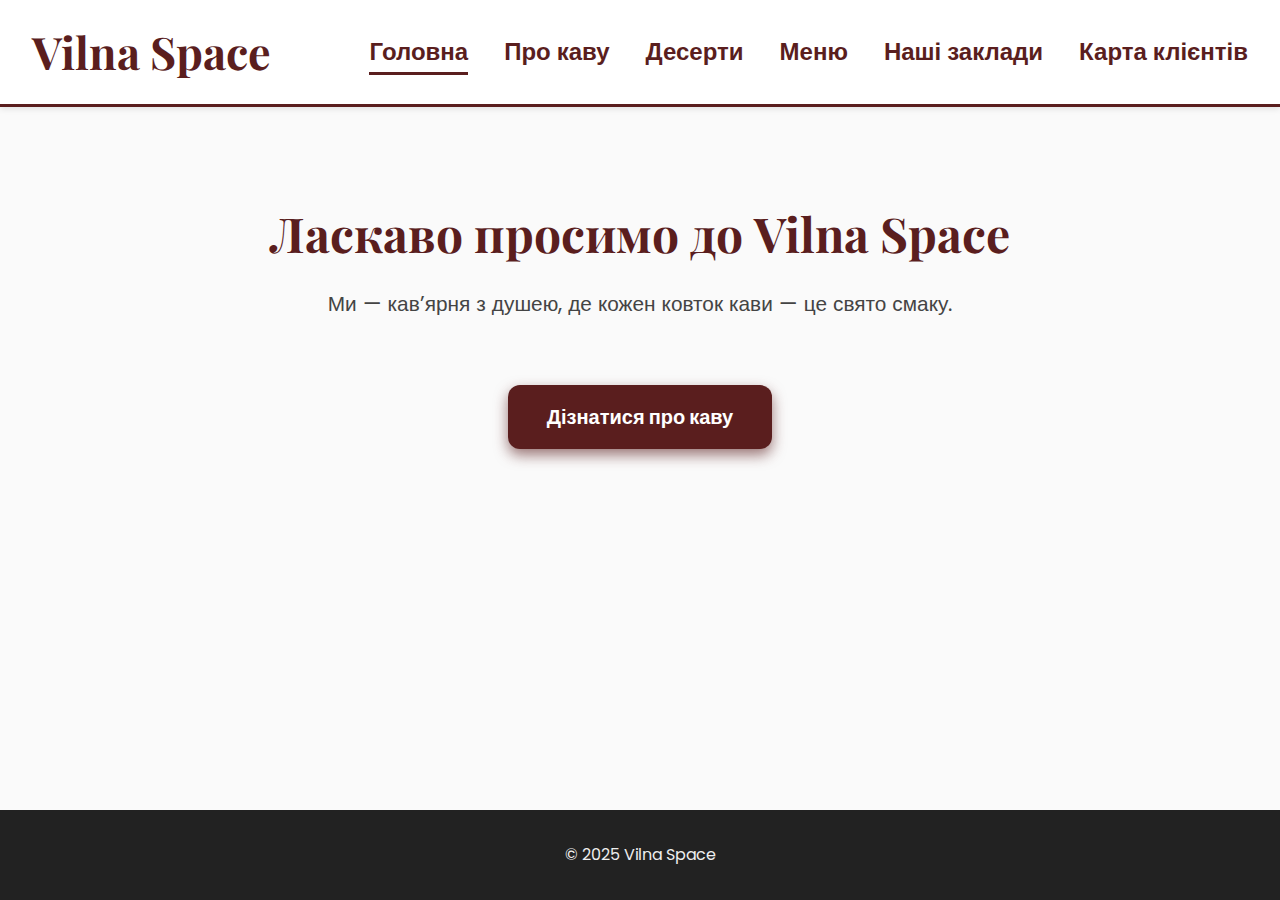
<file: index.html>
<!DOCTYPE html>
<html lang="uk">
<head>
  <meta charset="UTF-8" />
  <meta name="viewport" content="width=device-width, initial-scale=1" />
  <title>Vilna Space - Головна</title>
  <link rel="stylesheet" href="styles.css" />
  <link rel="icon" href="images/fon.jpg" type="image/png" />
</head>
<body>
  <header>
    <h1>Vilna Space</h1>
    <nav>
      <a href="index.html" class="active">Головна</a>
      <a href="coffee.html">Про каву</a>
      <a href="deserts.html">Десерти</a>
      <a href="production.html">Меню</a>
      <a href="locations.html">Наші заклади</a>
      <a href="map.html">Карта клієнтів</a>
    </nav>
  </header>

  <main>
    <h2>Ласкаво просимо до Vilna Space</h2>
    <p>Ми — кав’ярня з душею, де кожен ковток кави — це свято смаку.</p>
    <a href="coffee.html" class="btn-primary">Дізнатися про каву</a>
  </main>

  <footer>
    &copy; 2025 Vilna Space
  </footer>
</body>
</html>
</file>
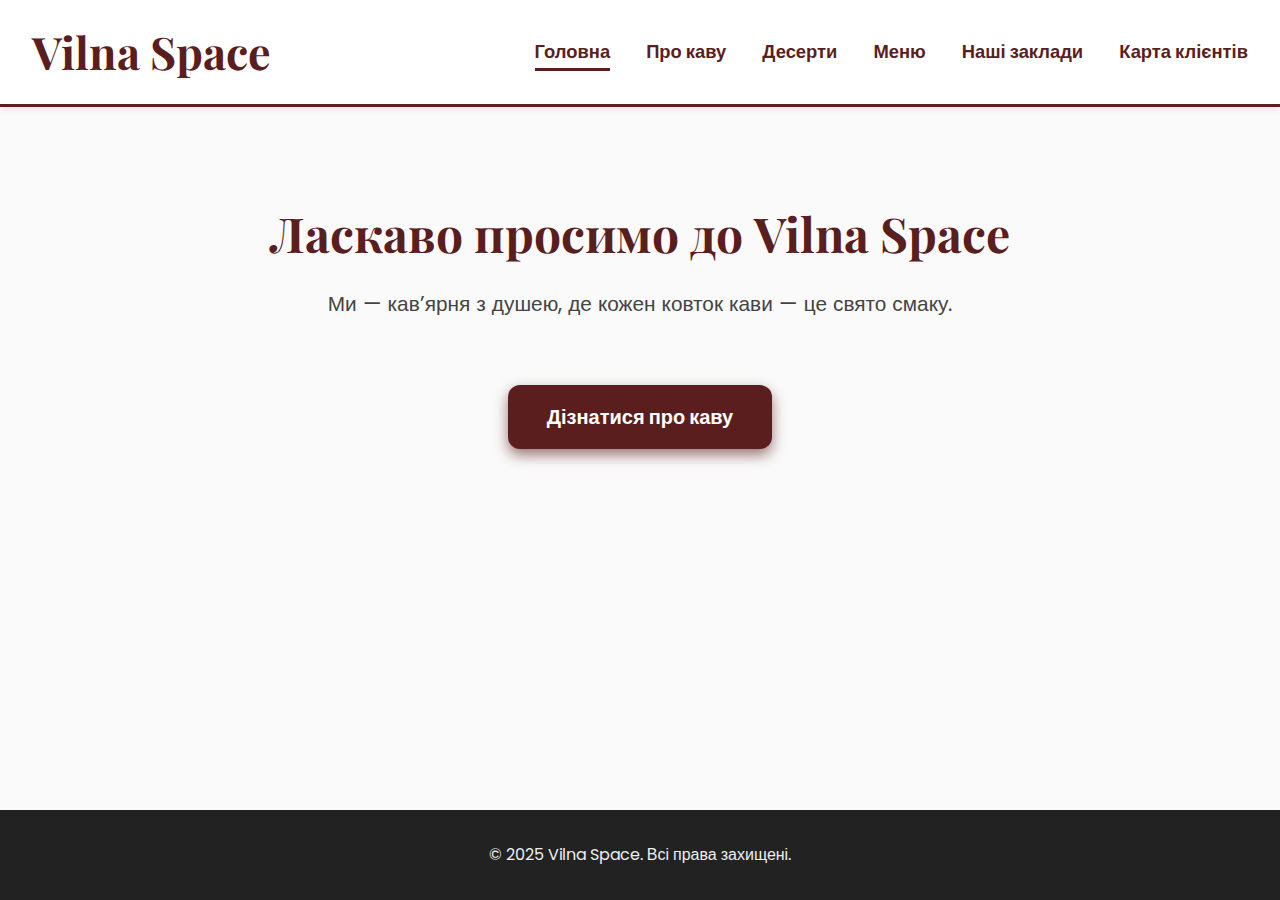
<file: VilnaSpace/index.html>
<!DOCTYPE html>
<html lang="uk">
<head>
  <meta charset="UTF-8" />
  <meta name="viewport" content="width=device-width, initial-scale=1" />
  <title>Vilna Space - Головна</title>
  <link rel="stylesheet" href="styles.css" />
</head>
<body>
  <header>
    <h1>Vilna Space</h1>
    <nav>
      <a href="index.html" class="active">Головна</a>
      <a href="coffee.html">Про каву</a>
      <a href="deserts.html">Десерти</a>
      <a href="production.html">Меню</a>
      <a href="locations.html">Наші заклади</a>
      <a href="map.html">Карта клієнтів</a>
    </nav>
  </header>

  <main>
    <h2>Ласкаво просимо до Vilna Space</h2>
    <p>Ми — кав’ярня з душею, де кожен ковток кави — це свято смаку.</p>
    <a href="coffee.html" class="btn-primary">Дізнатися про каву</a>
  </main>

  <footer>
    &copy; 2025 Vilna Space. Всі права захищені.
  </footer>
</body>
</html>
</file>
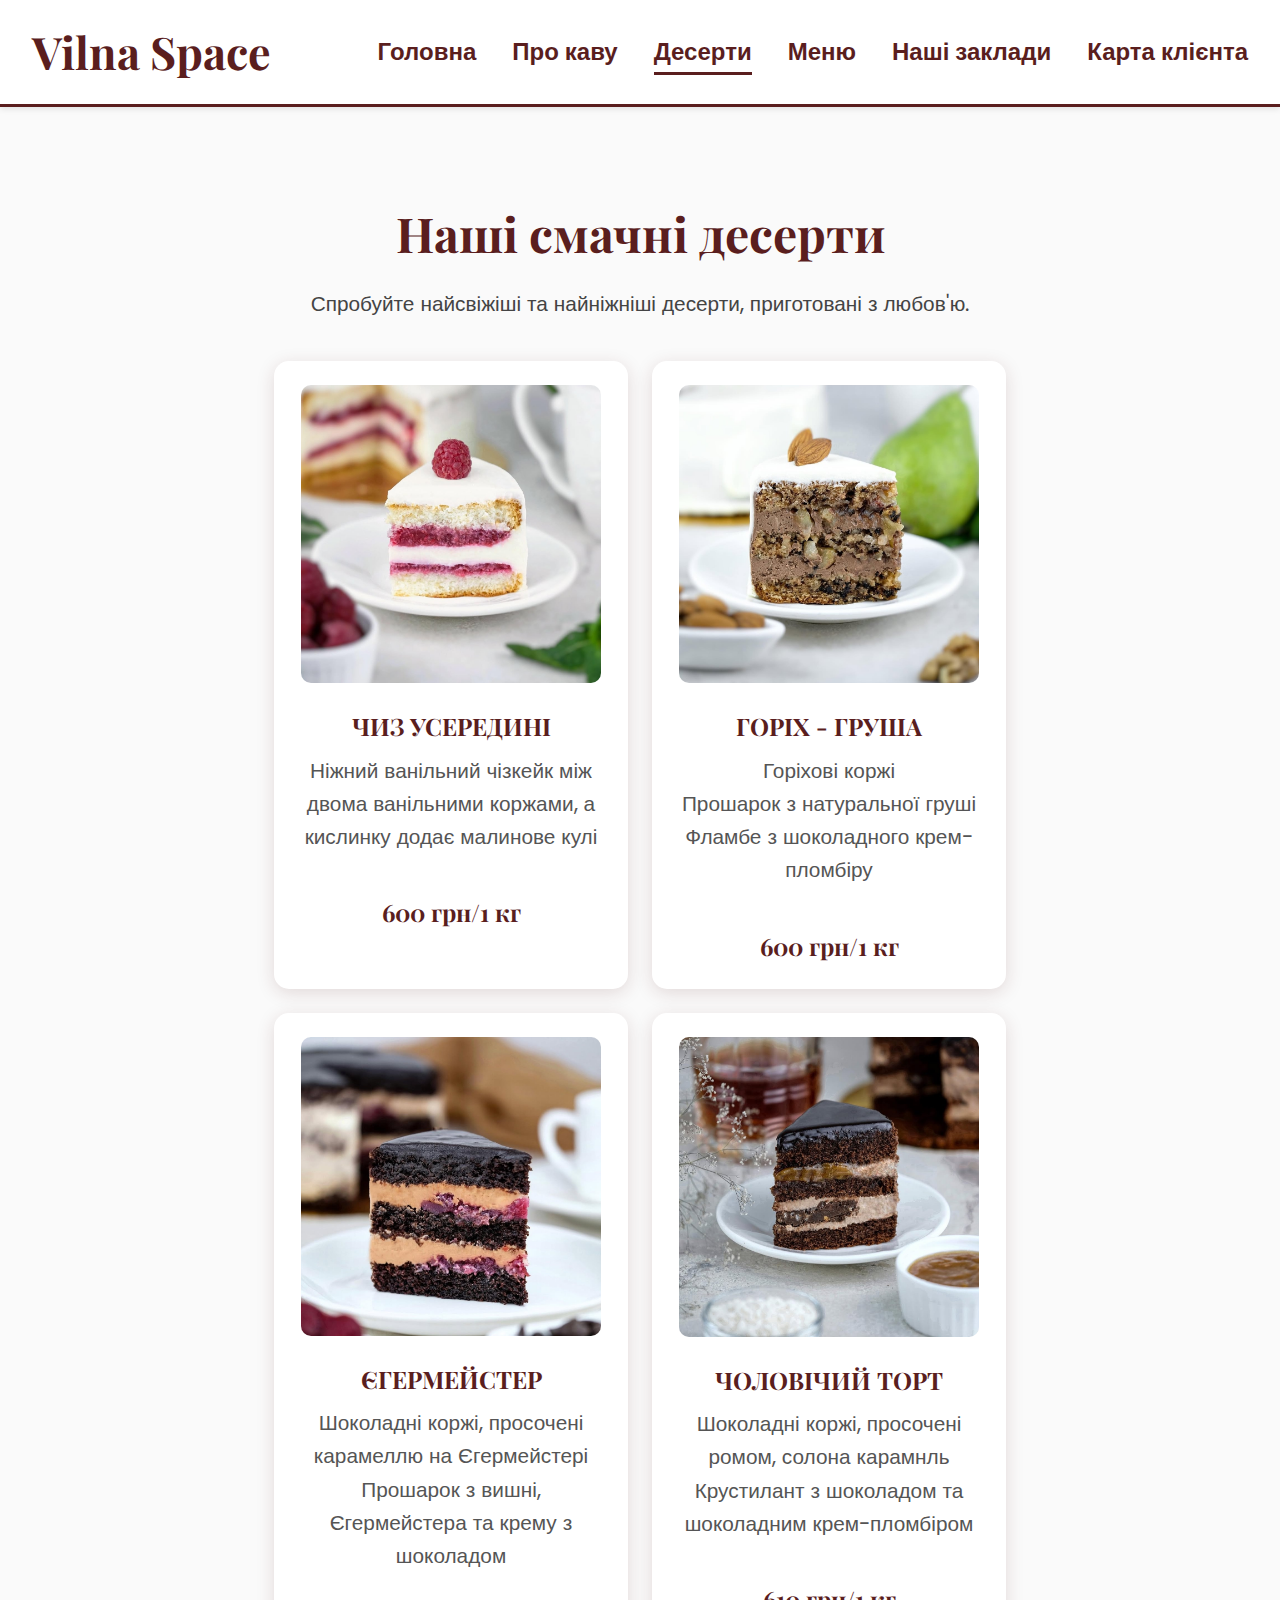
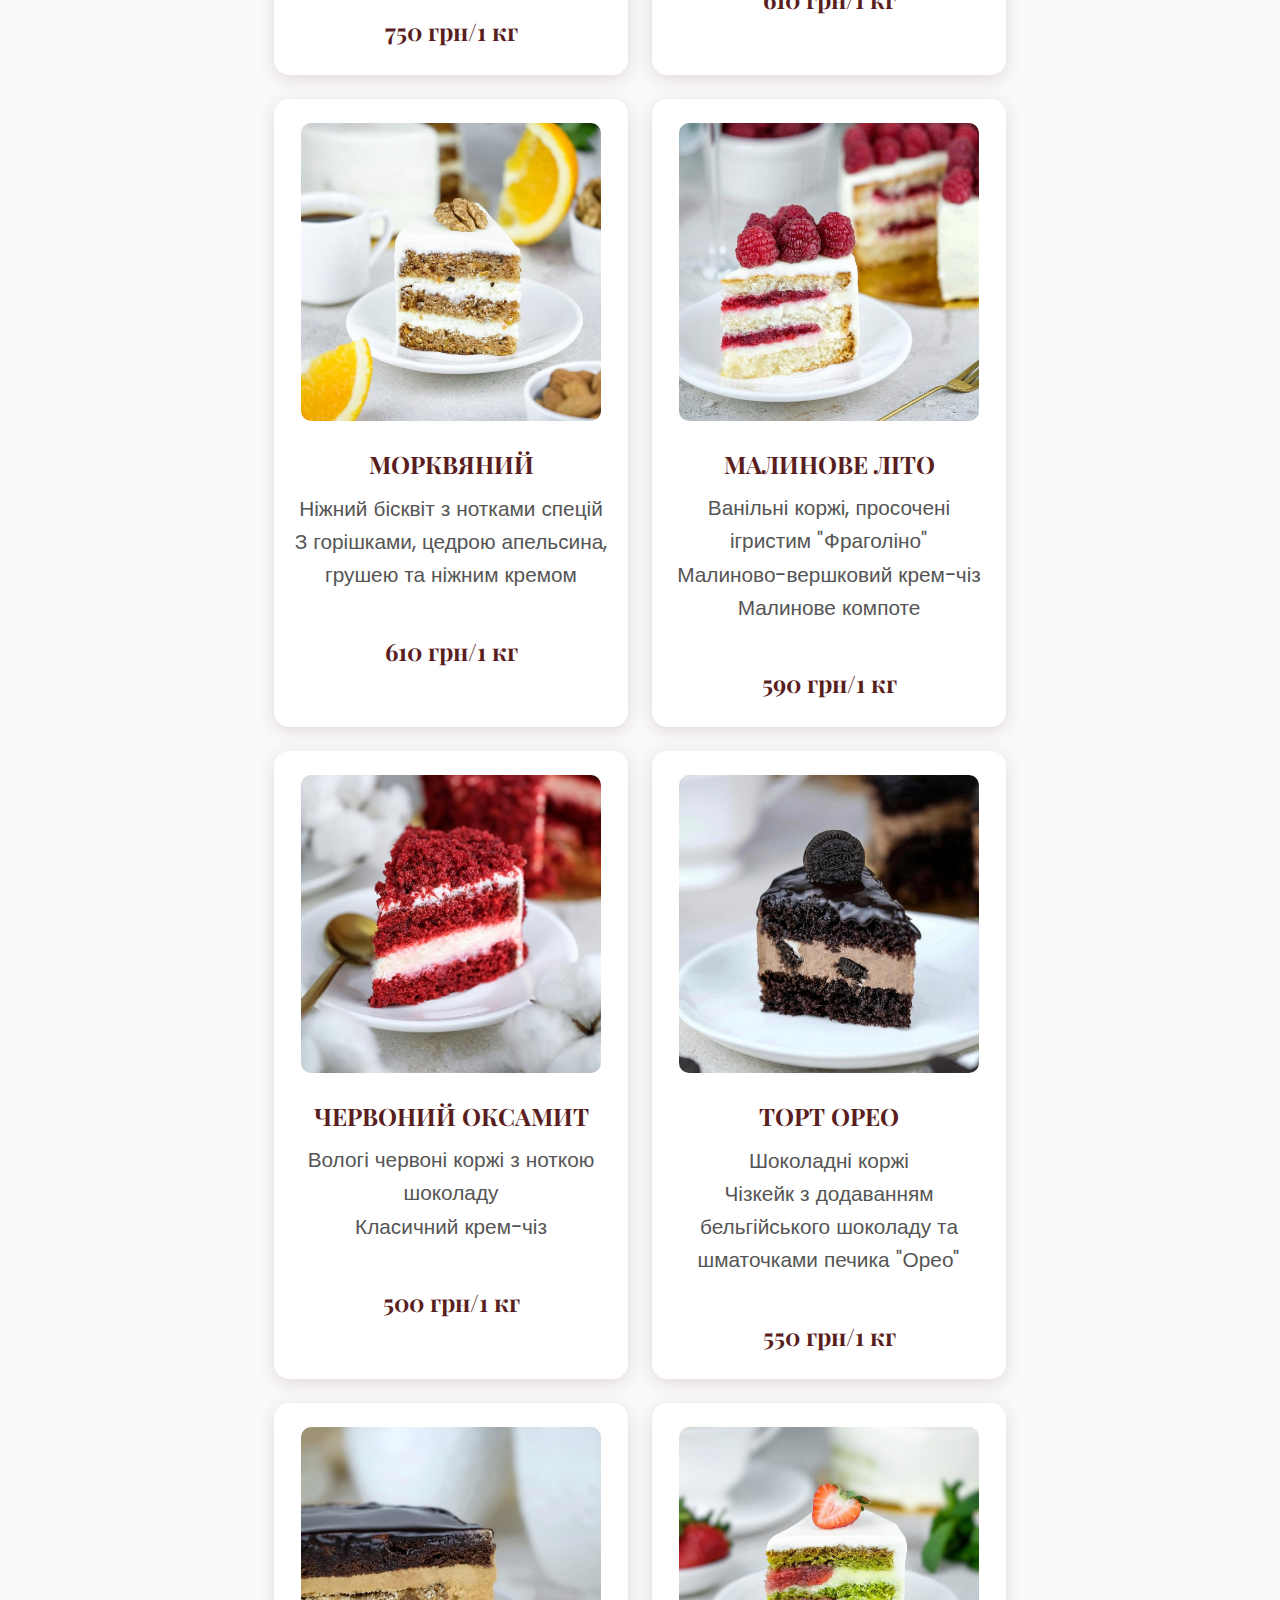
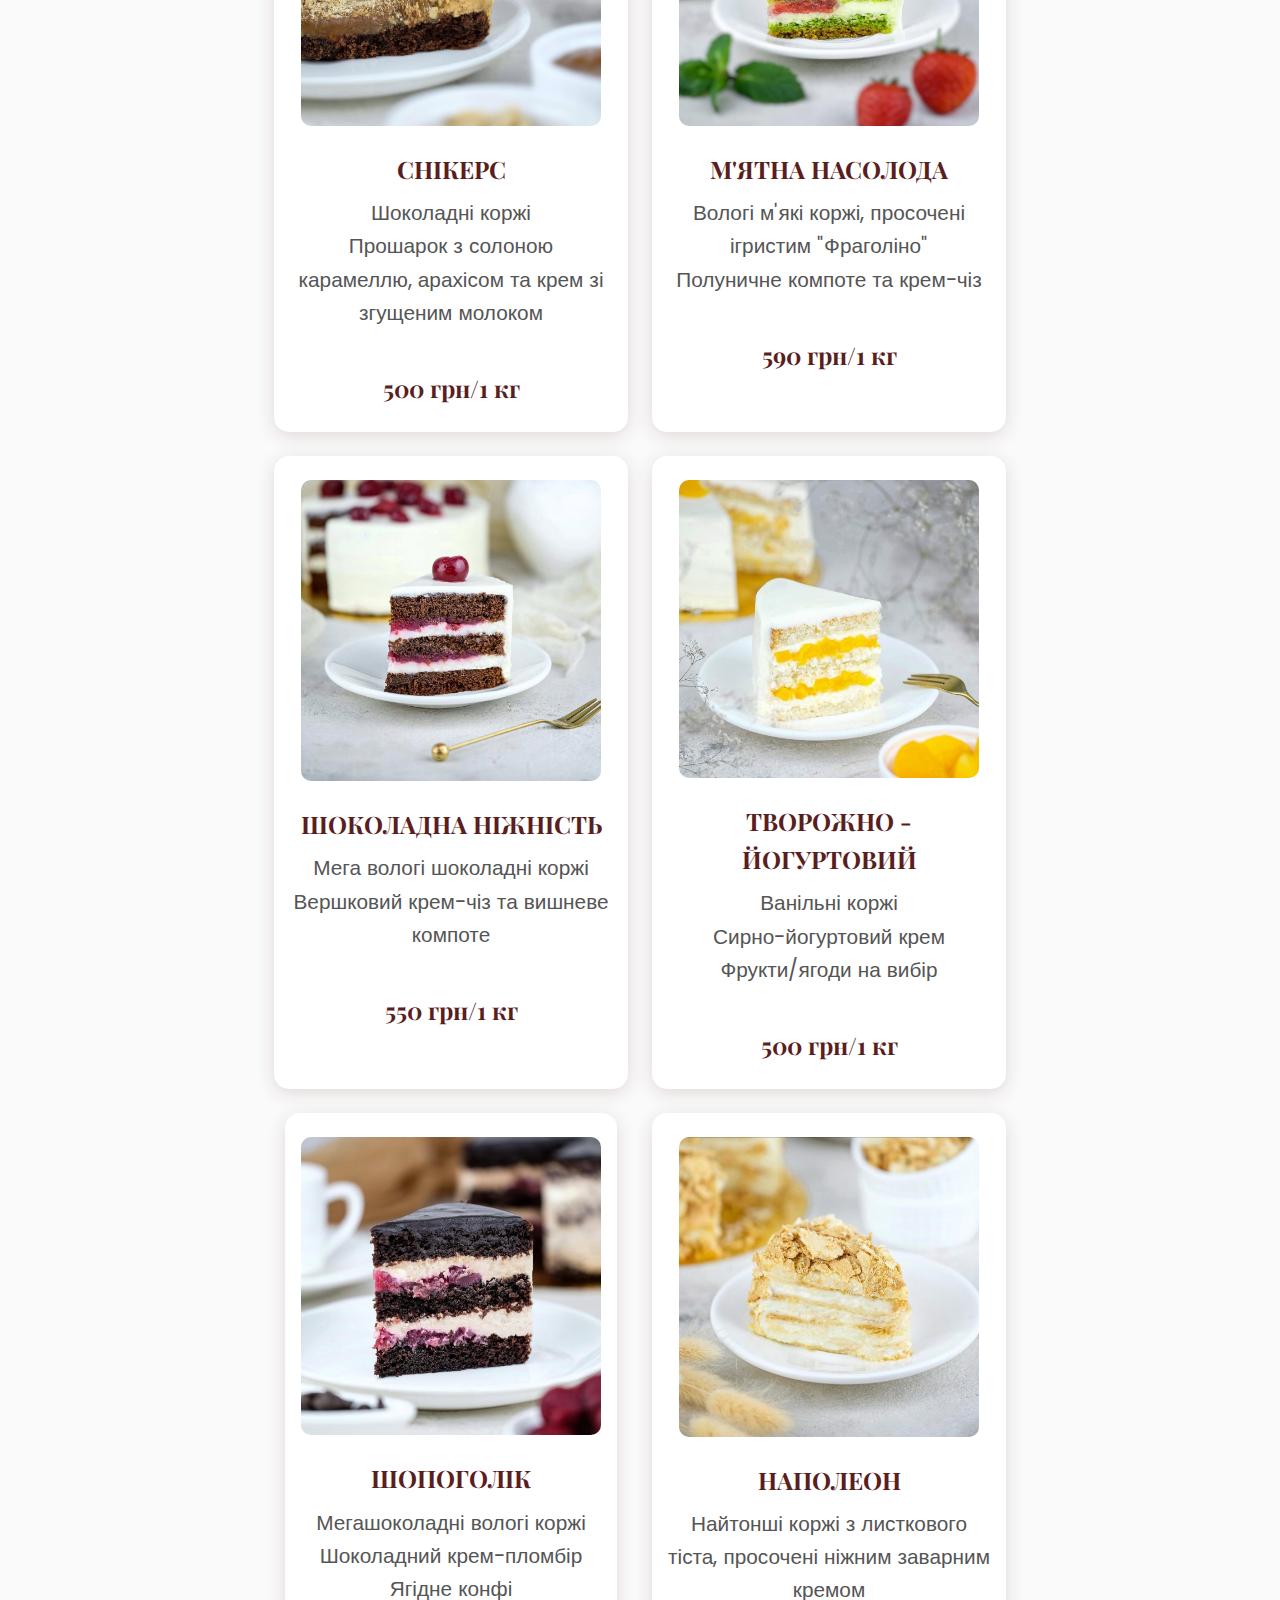
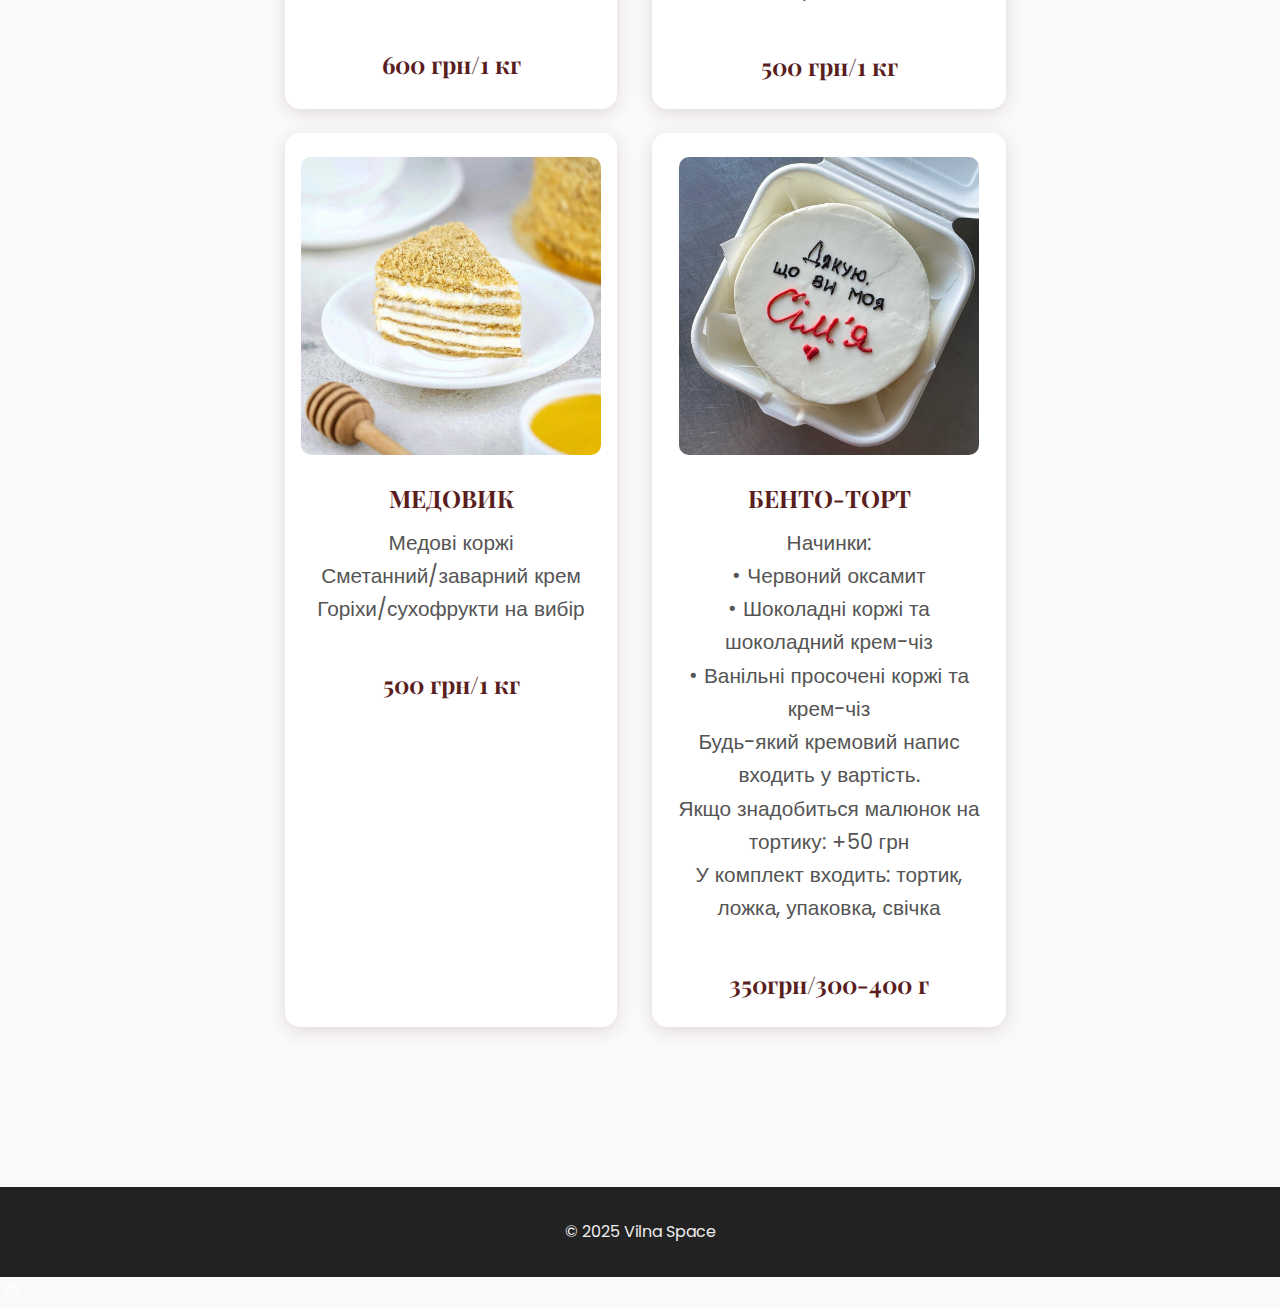
<file: deserts.html>
<!DOCTYPE html>
<html lang="uk">
<head>
  <meta charset="UTF-8" />
  <meta name="viewport" content="width=device-width, initial-scale=1" />
  <title>Vilna Space - Десерти</title>
  <link rel="stylesheet" href="styles.css" />
  <link rel="icon" href="images/fon.jpg" type="image/png" />
</head>
<body>
  <header>
    <h1>Vilna Space</h1>
    <nav>
      <a href="index.html">Головна</a>
      <a href="coffee.html">Про каву</a>
      <a href="deserts.html" class="active">Десерти</a>
      <a href="production.html">Меню</a>
      <a href="locations.html">Наші заклади</a>
      <a href="map.html">Карта клієнта</a>
    </nav>
  </header>

  <main>
    <h2>Наші смачні десерти</h2>
    <p>Спробуйте найсвіжіші та найніжніші десерти, приготовані з любов'ю.</p>

    <div class="grid">
      <div class="card">
        <img src="images/cake1.jpg" alt="Чиз усередині" class="img-small" />
        <h3>ЧИЗ УСЕРЕДИНІ</h3>
        <p>Ніжний ванільний чізкейк між двома ванільними коржами, а кислинку додає малинове кулі</p>
        <h3>600 грн/1 кг</h3>
      </div>
      <div class="card">
        <img src="images/cake2.jpg" alt="Горіх - груша" class="img-small" />
        <h3>ГОРІХ - ГРУША</h3>
        <p>Горіхові коржі
          <br>Прошарок з натуральної груші
          <br>Фламбе з шоколадного крем-пломбіру</p> 
         
          
        <h3>600 грн/1 кг</h3>
      </div>
      <div class="card">
        <img src="images/cake3.jpg" alt="Єгермейстер" class="img-small" />
        <h3>ЄГЕРМЕЙСТЕР</h3>
        <p>Шоколадні коржі, просочені карамеллю на Єгермейстері
          <br>Прошарок з вишні, Єгермейстера та крему з шоколадом
        </p>
        <h3>750 грн/1 кг</h3>
      </div>
      <div class="card">
        <img src="images/cake4.jpg" alt="Чоловічий торт" class="img-small" />
        <h3>ЧОЛОВІЧИЙ ТОРТ</h3>
        <p>Шоколадні коржі, просочені ромом, солона карамнль
          <br>Крустилант з шоколадом та шоколадним крем-пломбіром
        </p>
        <h3>610 грн/1 кг</h3>
      </div>
      <div class="card">
        <img src="images/cake5.jpg" alt="Морквяний" class="img-small" />
        <h3>МОРКВЯНИЙ</h3>
        <p>Ніжний бісквіт з нотками спецій
          <br> З горішками, цедрою апельсина, грушею та ніжним кремом
        </p>
        <h3>610 грн/1 кг</h3>
      </div>
      <div class="card">
        <img src="images/cake6.jpg" alt="Малинове літо" class="img-small" />
        <h3>МАЛИНОВЕ ЛІТО</h3>
        <p>Ванільні коржі, просочені ігристим "Фраголіно"
          <br>Малиново-вершковий крем-чіз
          <br>Малинове компоте
        </p>
        <h3>590 грн/1 кг</h3>
      </div>
      <div class="card">
        <img src="images/cake7.jpg" alt="Червоний оксамит" class="img-small" />
        <h3>ЧЕРВОНИЙ ОКСАМИТ</h3>
        <p>Вологі червоні коржі з ноткою шоколаду
          <br>Класичний крем-чіз
        </p>
        <h3>500 грн/1 кг</h3>
      </div>
      <div class="card">
        <img src="images/cake8.jpg" alt="Торт Орео" class="img-small" />
        <h3>ТОРТ ОРЕО</h3>
        <p>Шоколадні коржі
          <br>Чізкейк з додаванням бельгійського шоколаду та шматочками печика "Орео"
        </p>
        <h3>550 грн/1 кг</h3>
      </div>
      <div class="card">
        <img src="images/cake9.jpg" alt="Снікерс" class="img-small" />
        <h3>СНІКЕРС</h3>
        <p>Шоколадні коржі
          <br>Прошарок з солоною карамеллю, арахісом та крем зі згущеним молоком
        </p>
        <h3>500 грн/1 кг</h3>
      </div>
      <div class="card">
        <img src="images/cake10.jpg" alt="М'ятна насолода" class="img-small" />
        <h3>М'ЯТНА НАСОЛОДА</h3>
        <p>Вологі м'які коржі, просочені ігристим "Фраголіно"
          <br>Полуничне компоте та крем-чіз
        </p>
        <h3>590 грн/1 кг</h3>
      </div>
      <div class="card">
        <img src="images/cake11.jpg" alt="Шоколадна ніжність" class="img-small" />
        <h3>ШОКОЛАДНА НІЖНІСТЬ</h3>
        <p>Мега вологі шоколадні коржі
          <br>Вершковий крем-чіз та вишневе компоте
        </p>
        <h3>550 грн/1 кг</h3>
      </div>
      <div class="card">
        <img src="images/cake12.jpg" alt="Творожно-йогуртовий" class="img-small" />
        <h3>ТВОРОЖНО - ЙОГУРТОВИЙ</h3>
        <p>Ванільні коржі
          <br>Сирно-йогуртовий крем
          <br>Фрукти/ягоди на вибір
        </p>
        <h3>500 грн/1 кг</h3>
      </div>
      <div class="card">
        <img src="images/cake13.jpg" alt="Шопоголік" class="img-small" />
        <h3>ШОПОГОЛІК</h3>
        <p>Мегашоколадні вологі коржі
          <br>Шоколадний крем-пломбір
          <br>Ягідне конфі
        </p>
        <h3>600 грн/1 кг</h3>
      </div>
      <div class="card">
        <img src="images/cake14.jpg" alt="Наполеон" class="img-small" />
        <h3>НАПОЛЕОН</h3>
        <p>Найтонші коржі з листкового тіста, просочені ніжним заварним кремом</p>
        <h3>500 грн/1 кг</h3>
      </div>
      <div class="card">
        <img src="images/cake15.jpg" alt="Медовик" class="img-small" />
        <h3>МЕДОВИК</h3>
        <p>Медові коржі
          <br>Сметанний/заварний крем
          <br>Горіхи/сухофрукти на вибір
        </p>
        <h3>500 грн/1 кг</h3>
      </div>
      <div class="card">
        <img src="images/cake16.jpg" alt="Бенто-торт" class="img-small" />
        <h3>БЕНТО-ТОРТ</h3>
        <p>Начинки:
         <br> • Червоний оксамит
         <br> • Шоколадні коржі та шоколадний крем-чіз
         <br> • Ванільні просочені коржі та крем-чіз
         <br> Будь-який кремовий напис входить у вартість. 
          <br>Якщо знадобиться малюнок на тортику: +50 грн
         <br> У комплект входить: тортик, ложка, упаковка, свічка
        </p>
        <h3>350грн/300-400 г</h3>
      </div>
    </div>
  </main>

  <footer>
    © 2025 Vilna Space
  </footer>
  <a href="#" class="scroll-to-top" title="Вгору" aria-label="Вгору">
  <svg width="24" height="24" viewBox="0 0 24 24" fill="none" xmlns="http://www.w3.org/2000/svg">
    <path d="M5 15L12 8L19 15" stroke="white" stroke-width="2" stroke-linecap="round" stroke-linejoin="round"/>
  </svg>
</a>
<script>
  const scrollBtn = document.querySelector(".scroll-to-top");

  window.addEventListener("scroll", () => {
    if (window.scrollY > 100) {
      scrollBtn.classList.add("show");
    } else {
      scrollBtn.classList.remove("show");
    }
  });

  scrollBtn.addEventListener("click", (e) => {
    e.preventDefault();
    window.scrollTo({
      top: 0,
      behavior: "smooth"
    });
  });
</script>
</body>
</html>
</file>
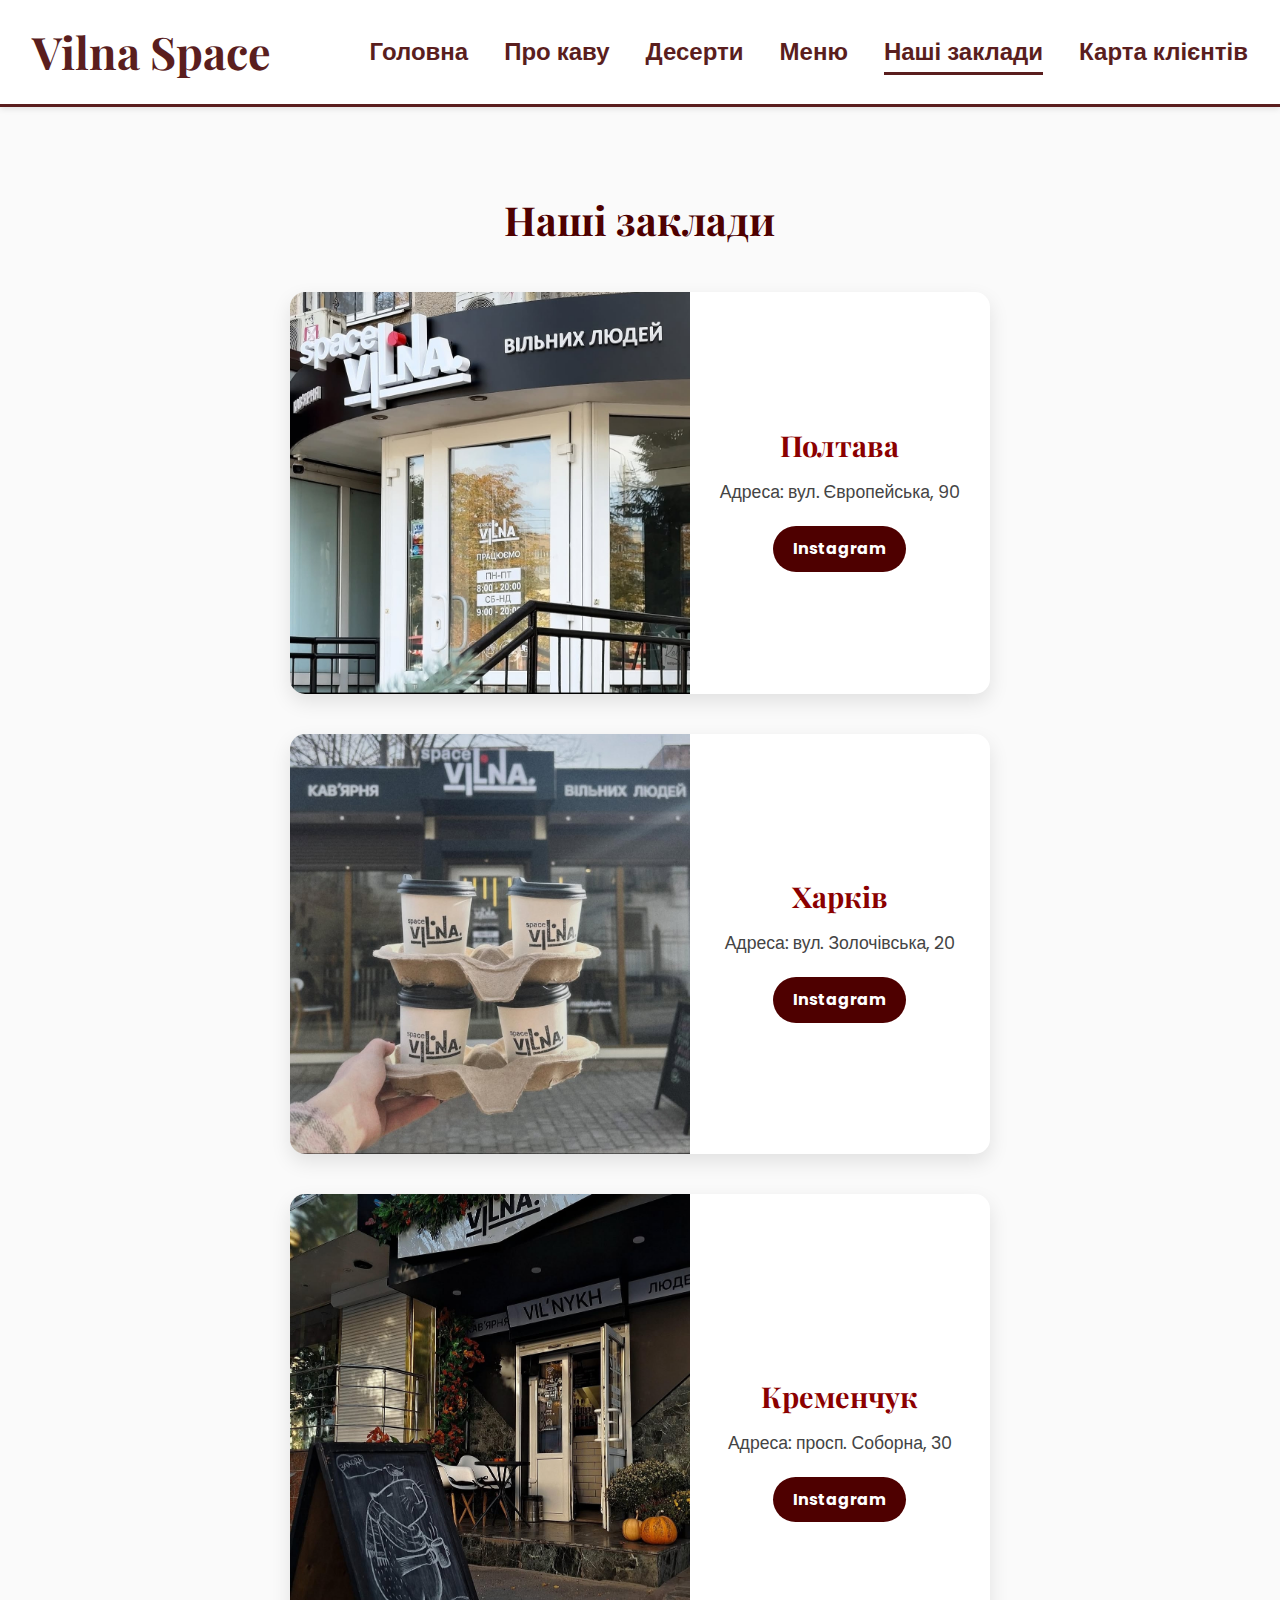
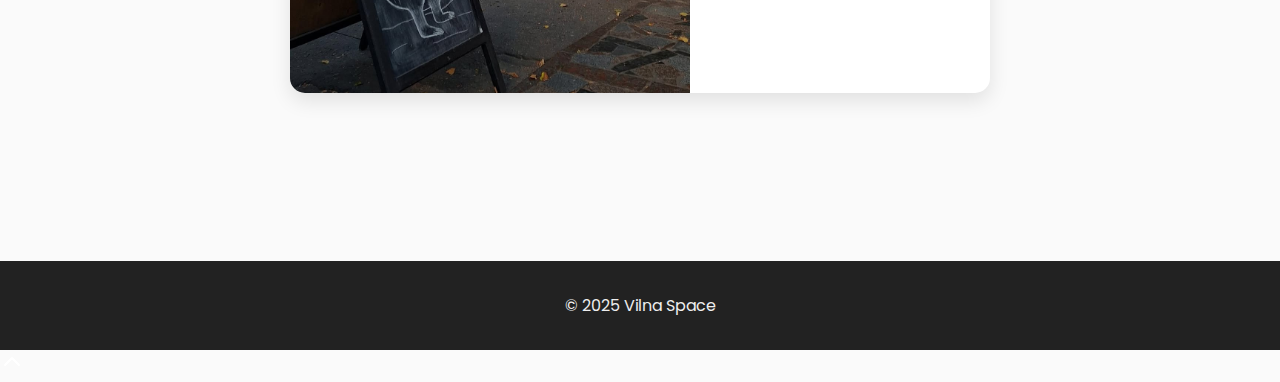
<file: locations.html>
<!DOCTYPE html>
<html lang="uk">
<head>
  <meta charset="UTF-8" />
  <meta name="viewport" content="width=device-width, initial-scale=1" />
  <title>Vilna Space - Наші заклади</title>
  <link rel="stylesheet" href="styles.css" />
  <link rel="icon" href="images/fon.jpg" type="image/png" />
</head>
<body class="locations-page">
  <header>
    <h1>Vilna Space</h1>
    <nav>
      <a href="index.html">Головна</a>
      <a href="coffee.html">Про каву</a>
      <a href="deserts.html">Десерти</a>
      <a href="production.html">Меню</a>
      <a href="locations.html" class="active">Наші заклади</a>
      <a href="map.html">Карта клієнтів</a>
    </nav>
  </header>

  
</head>


  <main>
    <h2 class="section-title">Наші заклади</h2>

    <section class="location-card">
      <img src="images/poltava.jpg" alt="Заклад у Полтаві" class="location-image">
      <div class="location-info">
        <h3>Полтава</h3>
        <p>Адреса: вул. Європейська, 90</p>
        <a href="https://www.instagram.com/vilna_space_plt?igsh=MWltOW9zbHA3NGV1NQ==" target="_blank" class="insta-btn">Instagram</a>
      </div>
    </section>

    <section class="location-card">
      <img src="images/kharkiv.jpg" alt="Заклад у Харкові" class="location-image">
      <div class="location-info">
        <h3>Харків</h3>
        <p>Адреса: вул. Золочівська, 20</p>
        <a href="https://www.instagram.com/vilna_space_kh?igsh=a203ZThyOWtoaDFj" target="_blank" class="insta-btn">Instagram</a>
      </div>
    </section>

    <section class="location-card">
      <img src="images/kremenchuk.jpg" alt="Заклад у Кременчуці" class="location-image">
      <div class="location-info">
        <h3>Кременчук</h3>
        <p>Адреса: просп. Соборна, 30</p>
        <a href="https://www.instagram.com/vilna_space?igsh=ZWdtdHAxbDJtaTVm" target="_blank" class="insta-btn">Instagram</a>
      </div>
    </section>
  </main>

  <footer>
    &copy; 2025 Vilna Space
  </footer>
  <a href="#" class="scroll-to-top" title="Вгору" aria-label="Вгору">
  <svg width="24" height="24" viewBox="0 0 24 24" fill="none" xmlns="http://www.w3.org/2000/svg">
    <path d="M5 15L12 8L19 15" stroke="white" stroke-width="2" stroke-linecap="round" stroke-linejoin="round"/>
  </svg>
</a>
<script>
  const scrollBtn = document.querySelector(".scroll-to-top");

  window.addEventListener("scroll", () => {
    if (window.scrollY > 300) {
      scrollBtn.classList.add("show");
    } else {
      scrollBtn.classList.remove("show");
    }
  });

  scrollBtn.addEventListener("click", (e) => {
    e.preventDefault();
    window.scrollTo({
      top: 0,
      behavior: "smooth"
    });
  });
</script>
</body>
</html>
</file>
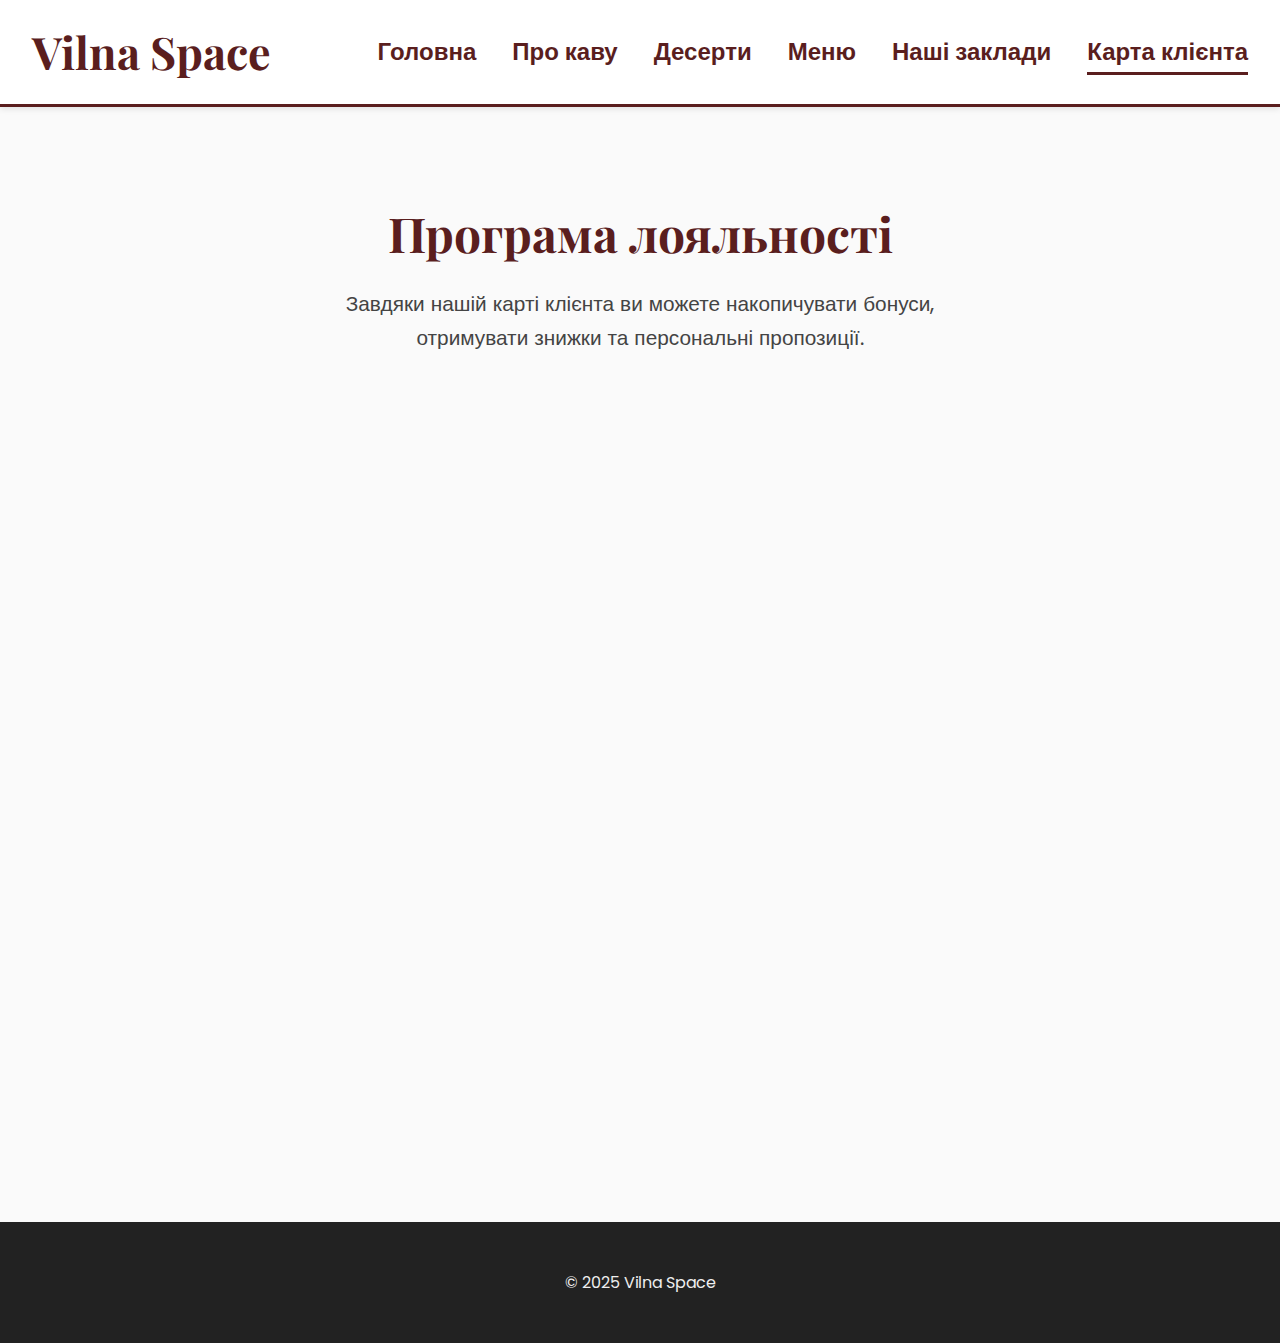
<file: map.html>
<!DOCTYPE html>
<html lang="uk">
<head>
  <meta charset="UTF-8" />
  <meta name="viewport" content="width=device-width, initial-scale=1" />
  <title>Карта клієнта | Vilna Space</title>
  <link rel="stylesheet" href="styles.css" />
  <link rel="icon" href="images/fon.jpg" type="image/png" />
</head>
<body>
  <header>
    <h1>Vilna Space</h1>
    <nav>
      <a href="index.html">Головна</a>
      <a href="coffee.html">Про каву</a>
      <a href="deserts.html">Десерти</a>
      <a href="production.html">Меню</a>
      <a href="locations.html">Наші заклади</a>
      <a href="map.html" class="active">Карта клієнта</a>
    </nav>
  </header>

  <main class="container">
    <section>
      <h2>Програма лояльності</h2>
      <p>
        Завдяки нашій карті клієнта ви можете накопичувати бонуси, отримувати знижки та персональні пропозиції.
      </p>

      <div class="loyalty-map">
  <iframe
    src="https://vilna-space.loyallyst.com"
    title="Карта клієнта Vilna Space"
    allowfullscreen
  ></iframe>
</div>

    </section>
  </main>

  <footer>
    <p>&copy; 2025 Vilna Space</p>
  </footer>
</body>
</html>
</file>
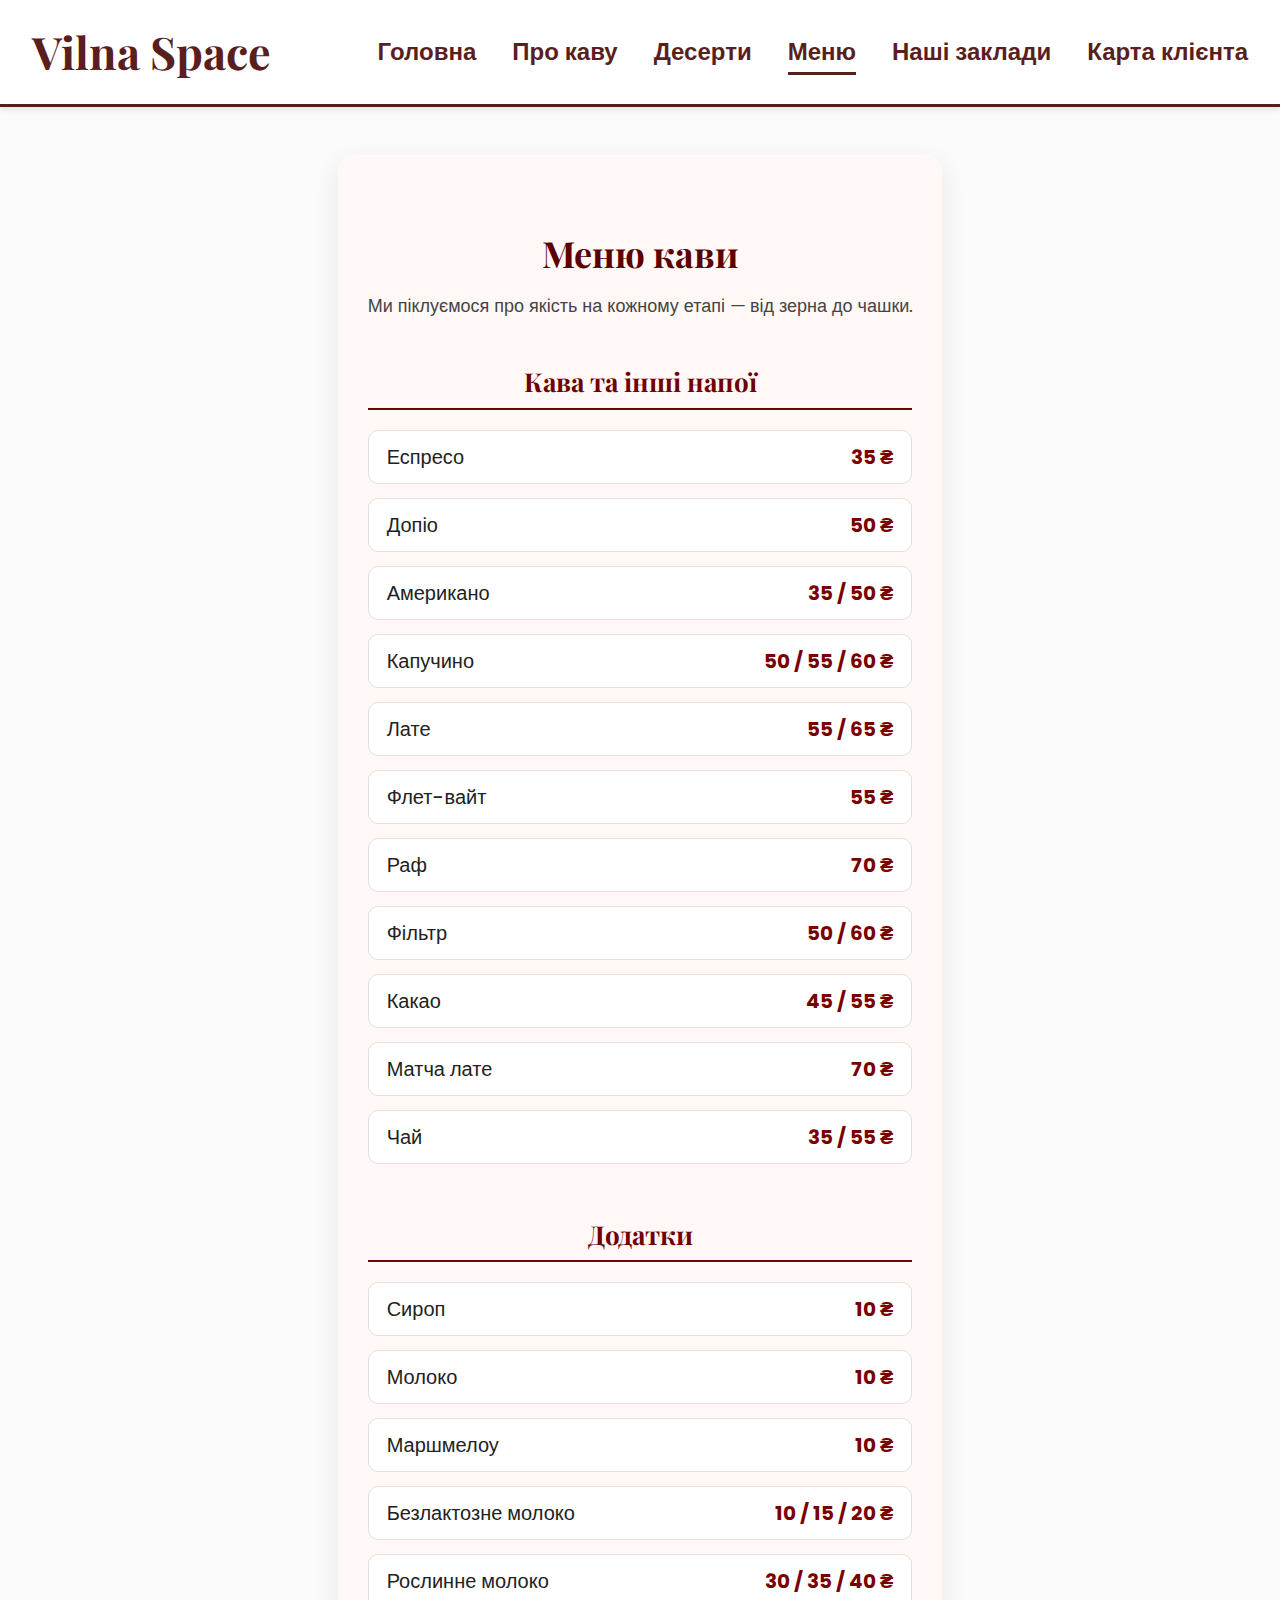
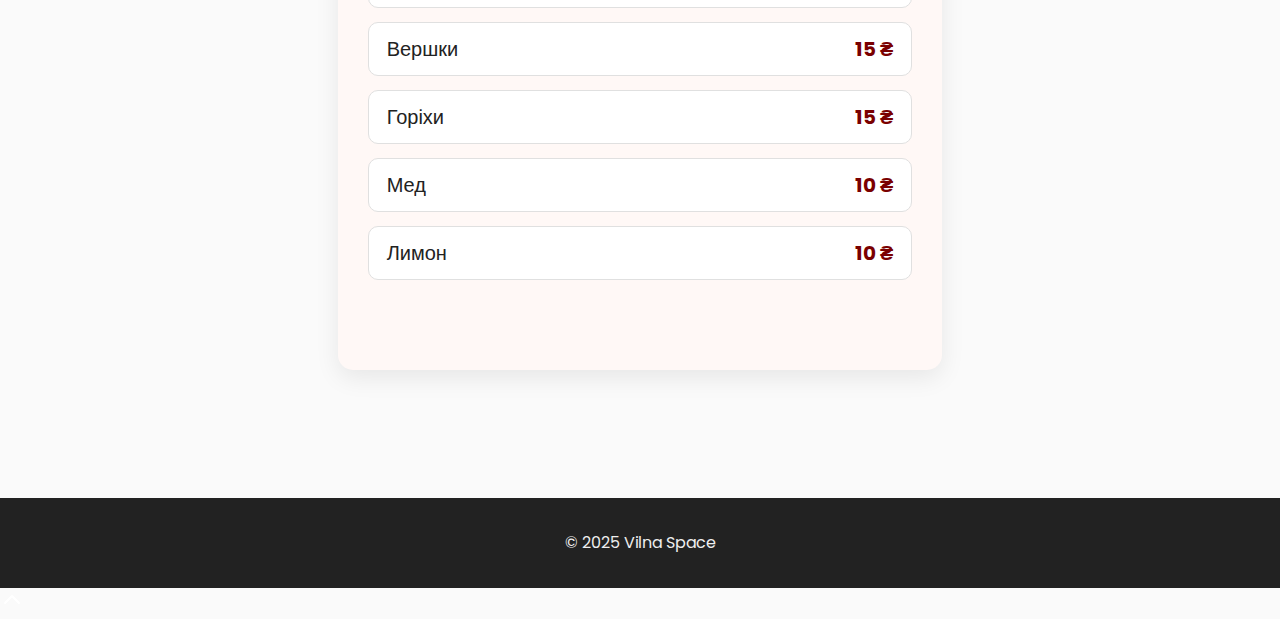
<file: production.html>
<!DOCTYPE html>
<html lang="uk">
<head>
  <meta charset="UTF-8" />
  <meta name="viewport" content="width=device-width, initial-scale=1" />
  <title>Vilna Space - Виробництво</title>
  <link rel="stylesheet" href="styles.css">
  <link rel="icon" href="images/fon.jpg" type="image/png" />

</head>
<body>
  <header>
    <h1>Vilna Space</h1>
    <nav>
      <a href="index.html">Головна</a>
      <a href="coffee.html">Про каву</a>
      <a href="deserts.html">Десерти</a>
      <a href="production.html" class="active">Меню</a>
      <a href="locations.html">Наші заклади</a>
      <a href="map.html">Карта клієнта</a>
    </nav>
  </header>

</head>

  <main>
    <section class="menu-section">
      <h2>Меню кави</h2>
      <p class="menu-intro">Ми піклуємося про якість на кожному етапі — від зерна до чашки.</p>

      <div class="menu-block">
        <h3>Кава та інші напої</h3>
        <div class="menu-grid">
          <div class="menu-item"><span>Еспресо</span><span>35 ₴</span></div>
          <div class="menu-item"><span>Допіо</span><span>50 ₴</span></div>
          <div class="menu-item"><span>Американо</span><span>35 / 50 ₴</span></div>
          <div class="menu-item"><span>Капучино</span><span>50 / 55 / 60 ₴</span></div>
          <div class="menu-item"><span>Лате</span><span>55 / 65 ₴</span></div>
          <div class="menu-item"><span>Флет-вайт</span><span>55 ₴</span></div>
          <div class="menu-item"><span>Раф</span><span>70 ₴</span></div>
          <div class="menu-item"><span>Фільтр</span><span>50 / 60 ₴</span></div>
          <div class="menu-item"><span>Какао</span><span>45 / 55 ₴</span></div>
          <div class="menu-item"><span>Матча лате</span><span>70 ₴</span></div>
          <div class="menu-item"><span>Чай</span><span>35 / 55 ₴</span></div>
        </div>
      </div>

      <div class="menu-block">
        <h3>Додатки</h3>
        <div class="menu-grid">
          <div class="menu-item"><span>Сироп</span><span>10 ₴</span></div>
          <div class="menu-item"><span>Молоко</span><span>10 ₴</span></div>
          <div class="menu-item"><span>Маршмелоу</span><span>10 ₴</span></div>
          <div class="menu-item"><span>Безлактозне молоко</span><span>10 / 15 / 20 ₴</span></div>
          <div class="menu-item"><span>Рослинне молоко</span><span>30 / 35 / 40 ₴</span></div>
          <div class="menu-item"><span>Вершки</span><span>15 ₴</span></div>
          <div class="menu-item"><span>Горіхи</span><span>15 ₴</span></div>
          <div class="menu-item"><span>Мед</span><span>10 ₴</span></div>
          <div class="menu-item"><span>Лимон</span><span>10 ₴</span></div>
        </div>
      </div>
    </section>
  </main>

  <footer>
    &copy; 2025 Vilna Space
  </footer>
  <a href="#" class="scroll-to-top" title="Вгору" aria-label="Вгору">
  <svg width="24" height="24" viewBox="0 0 24 24" fill="none" xmlns="http://www.w3.org/2000/svg">
    <path d="M5 15L12 8L19 15" stroke="white" stroke-width="2" stroke-linecap="round" stroke-linejoin="round"/>
  </svg>
</a>
<script>
  const scrollBtn = document.querySelector(".scroll-to-top");

  window.addEventListener("scroll", () => {
    if (window.scrollY > 100) {
      scrollBtn.classList.add("show");
    } else {
      scrollBtn.classList.remove("show");
    }
  });

  scrollBtn.addEventListener("click", (e) => {
    e.preventDefault();
    window.scrollTo({
      top: 0,
      behavior: "smooth"
    });
  });
</script>
</body>
</html>
</file>
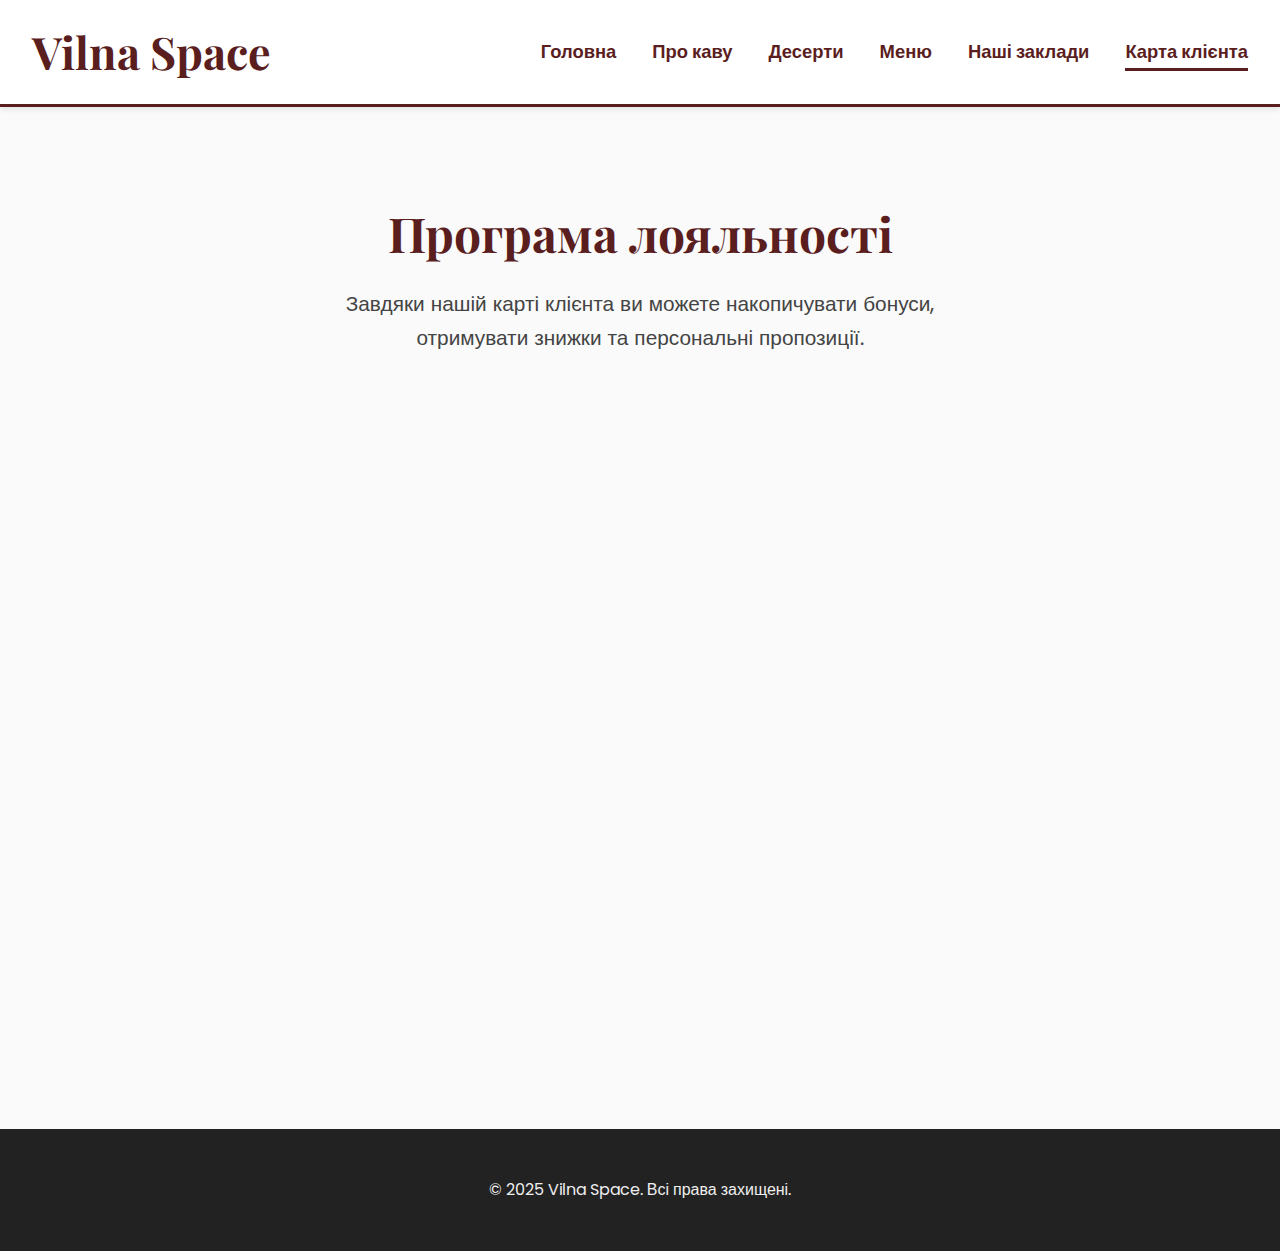
<file: VilnaSpace/map.html>
<!DOCTYPE html>
<html lang="uk">
<head>
  <meta charset="UTF-8" />
  <meta name="viewport" content="width=device-width, initial-scale=1.0" />
  <title>Карта клієнта | Vilna Space</title>
  <link rel="stylesheet" href="styles.css" />
</head>
<body>
  <header>
    <h1>Vilna Space</h1>
    <nav>
      <a href="index.html">Головна</a>
      <a href="coffee.html">Про каву</a>
      <a href="desserts.html">Десерти</a>
      <a href="production.html">Меню</a>
      <a href="locations.html">Наші заклади</a>
      <a href="map.html" class="active">Карта клієнта</a>
    </nav>
  </header>

  <main class="container">
    <section>
      <h2>Програма лояльності</h2>
      <p>
        Завдяки нашій карті клієнта ви можете накопичувати бонуси, отримувати знижки та персональні пропозиції.
      </p>

      <div class="loyalty-map">
        <iframe
          src="https://vilna-space.loyallyst.com"
          width="1000"
          height="600"
          style="border: none;"
          title="Карта клієнта Vilna Space"
        ></iframe>
      </div>
    </section>
  </main>

  <footer>
    <p>&copy; 2025 Vilna Space. Всі права захищені.</p>
  </footer>
</body>
</html>
</file>
<file: styles.css>
@import url('https://fonts.googleapis.com/css2?family=Playfair+Display&family=Poppins:wght@400;600;700&display=swap');

:root {
  --primary: #5a1e1e; 
  --accent: #8b2e2e;
  --text: #222;
  --bg: #fafafa;
  --font-main: 'Playfair Display', serif;
  --font-alt: 'Poppins', sans-serif;
}

* {
  box-sizing: border-box;
}

body {
  margin: 0;
  padding: 0;
  background: var(--bg);
  color: var(--text);
  font-family: var(--font-alt);
  line-height: 1.6;
  min-height: 100vh;
  display: flex;
  flex-direction: column;
}

header {
  background: #fff;
  border-bottom: 3px solid var(--primary);
  padding: 1rem 2rem;
  display: flex;
  justify-content: space-between;
  align-items: center;
  box-shadow: 0 2px 6px rgba(0,0,0,0.1);
}

header h1 {
  font-family: var(--font-main);
  font-size: 2.8rem;
  color: var(--primary);
  margin: 0;
  cursor: default;
  user-select: none;
}

nav a {
  text-decoration: none;
  color: var(--primary);
  font-family: var(--font-alt);
  font-weight: 600;
  font-size: 1.5rem;
  margin-left: 2rem;
  transition: color 0.3s;
}

nav a:hover,
nav a:focus {
  color: var(--accent);
  outline: none;
}

nav a.active {
  border-bottom: 3px solid var(--primary);
  padding-bottom: 0.25rem;
}

main {
  max-width: 960px;
  margin: 3rem auto 4rem auto;
  padding: 0 1rem;
  text-align: center;
  flex-grow: 1;
}

main h2 {
  font-size: 3rem;
  margin-bottom: 1rem;
  font-family: var(--font-main);
  color: var(--primary);
  user-select: none;
}
main h3 {
  font-size: 1.5rem;
  margin: 0.5rem 0;
  font-family: var(--font-main);
  color: var(--primary);
}

main p {
  font-size: 1.3rem;
  max-width: 700px;
  margin: 0 auto 2.5rem auto;
  color: #444;
  font-family: var(--font-alt);
}

.btn-primary {
  background-color: var(--primary);
  color: #fff;
  border: none;
  padding: 1rem 2.4rem;
  font-size: 1.25rem;
  border-radius: 12px;
  cursor: pointer;
  font-family: var(--font-alt);
  font-weight: 700;
  box-shadow: 0 6px 14px rgba(90,30,30,0.6);
  transition: background-color 0.3s, box-shadow 0.3s;
  text-decoration: none;
  display: inline-block;
  margin-top: 1.5rem;
  user-select: none;
}

.btn-primary:hover,
.btn-primary:focus {
  background-color: var(--accent);
  box-shadow: 0 8px 18px rgba(139,46,46,0.8);
  outline: none;
}

footer {
  background: #222;
  color: #eee;
  text-align: center;
  padding: 2rem 1rem;
  font-family: var(--font-alt);
  font-size: 1rem;
  user-select: none;
  margin-top: 4rem;
}

.img-small {
  max-width: 300px;
  border-radius: 10px;
  margin: 0.5rem auto 1.5rem auto;
  box-shadow: 0 px 10px rgba(90,30,30,0.3);
  display: block;
}

.grid {
  display: grid;
  grid-template-columns: repeat(auto-fit,minmax(240px,1fr));
  gap: 1.5rem;
  margin-top: 2rem;
  justify-items: center;
  padding-bottom: 2rem;
}

.card {
  background: #fff;
  border-radius: 15px;
  box-shadow: 0 4px 18px rgba(90,30,30,0.15);
  padding: 1rem;
  max-width: 800px;
  text-align: center;
  transition: transform 0.3s ease;
  cursor: default;
}

.card:hover {
  transform: translateY(-6px);
}

.card h3 {
  margin: 0.5rem 0;
  font-family: var(--font-main);
  color: var(--primary);
}

.card p {
  font-family: var(--font-alt);
  color: #555;

}

.product-list,
.dessert-list,
.location-list,
.production-info {
  display: grid;
  grid-template-columns: repeat(auto-fit,minmax(240px,1fr));
  gap: 2rem;
  margin-top: 2rem;
  padding: 0;
  list-style: none;
}

.product-item,
.dessert-item,
.location-item {
  background: #fff;
  border-radius: 12px;
  box-shadow: 0 3px 10px rgba(0,0,0,0.1);
  padding: 1rem;
  text-align: center;
  font-family: var(--font-alt);
  transition: transform 0.2s ease-in-out;
  cursor: default;
}

.product-item:hover,
.dessert-item:hover,
.location-item:hover {
  transform: translateY(-6px);
  box-shadow: 0 8px 20px rgba(90,30,30,0.3);
}

.product-item img,
.dessert-item img,
.location-item img {
  max-width: 100%;
  border-radius: 10px;
  margin-bottom: 1rem;
  user-select: none;
}

.product-item h3,
.dessert-item h3,
.location-item h3 {
  margin: 0.5rem 0;
  font-size: 1.25rem;
  color: var(--primary);
  font-weight: 700;
}

.product-item p,
.dessert-item p,
.location-item p {
  font-size: 1rem;
  color: #555;
  margin: 0.3rem 0 0 0;
}

a {
  user-select: none;
}

img {
  user-select: none;
  pointer-events: none;
}

@media (max-width: 640px) {
  header {
    flex-direction: column;
    align-items: flex-start;
  }
  nav a {
    margin-left: 0;
    margin-top: 1rem;
    display: inline-block;
  }
  main h2 {
    font-size: 2.2rem;
  }
  .btn-primary {
    font-size: 1.1rem;
    padding: 0.9rem 1.8rem;
  }
  .product-list,
  .dessert-list,
  .location-list {
    grid-template-columns: repeat(auto-fit,minmax(180px,1fr));
  }
  .loyalty-card {
  background: linear-gradient(135deg, var(--primary), var(--accent));
  color: #fff;
  border-radius: 20px;
  padding: 2.5rem 2rem;
  margin: 2rem auto;
  max-width: 900px;
  box-shadow: 0 8px 22px rgba(0,0,0,0.25);
  text-align: center;
  font-family: var(--font-alt);
  position: relative;
}

.loyalty-card h2 {
  font-family: var(--font-main);
  font-size: 2.5rem;
  margin-bottom: 1.2rem;
}

.loyalty-card p {
  font-size: 1.2rem;
  max-width: 700px;
  margin: 0 auto 1.5rem auto;
}

.loyalty-card img {
  max-width: 120px;
  margin: 1rem auto;
  border-radius: 12px;
  box-shadow: 0 4px 14px rgba(0,0,0,0.3);
}

.loyalty-points {
  background: rgba(255,255,255,0.15);
  padding: 1rem 2rem;
  border-radius: 12px;
  font-size: 1.4rem;
  font-weight: 600;
  display: inline-block;
  margin-top: 1.5rem;
  backdrop-filter: blur(4px);
}

@media (max-width: 768px) {
  .loyalty-card {
    padding: 2rem 1rem;
  }

  .loyalty-card h2 {
    font-size: 2rem;
  }

  .loyalty-card img {
    max-width: 90px;
  }

  .loyalty-points {
    font-size: 1.2rem;
  }
}
.section-title {
  font-size: 2.5rem;
  margin: 40px 0 20px;
  text-align: center;
  font-family: 'Montserrat', sans-serif;
  font-weight: 700;
  color: #000;
}

.menu-section {
  background-color: #fdfaf8;
  padding: 40px 20px;
  border-radius: 12px;
  max-width: 800px;
  margin: 0 auto;
  box-shadow: 0 5px 20px rgba(0,0,0,0.1);
}

.menu-section h2 {
  font-size: 36px;
  color: #330000;
  text-align: center;
  margin-bottom: 10px;
}

.menu-intro {
  text-align: center;
  font-size: 18px;
  color: #444;
  margin-bottom: 30px;
}

.menu-block {
  margin-bottom: 40px;
}

.menu-block h3 {
  font-size: 28px;
  color: #700000;
  margin-bottom: 20px;
  border-bottom: 2px solid #700000;
  padding-bottom: 5px;
}

.menu-list {
  list-style: none;
  padding: 0;
  margin: 0;
}

.menu-list li {
  display: flex;
  justify-content: space-between;
  padding: 12px 0;
  font-size: 20px;
  border-bottom: 1px dashed #ccc;
  color: #111;
}

.menu-list li span:first-child {
  font-weight: 500;
}

.menu-list li span:last-child {
  color: #700000;
  font-weight: bold;
}

.menu-section {
  max-width: 800px;
  margin: 0 auto;
  padding: 40px 20px;
  background-color: #fff8f6;
  border-radius: 15px;
  box-shadow: 0 8px 24px rgba(0, 0, 0, 0.1);
  font-family: 'Segoe UI', sans-serif;
}

.menu-section h2 {
  font-size: 36px;
  color: #5b0000;
  text-align: center;
  margin-bottom: 10px;
}

.menu-intro {
  font-size: 18px;
  text-align: center;
  margin-bottom: 40px;
  color: #444;
}

.menu-block {
  margin-bottom: 40px;
}

.menu-block h3 {
  font-size: 26px;
  color: #700000;
  border-bottom: 2px solid #700000;
  margin-bottom: 20px;
  padding-bottom: 5px;
}

.menu-grid {
  display: flex;
  flex-direction: column;
  gap: 14px;
}

.menu-item {
  display: flex;
  justify-content: space-between;
  font-size: 20px;
  padding: 8px 16px;
  background-color: #fff;
  border-radius: 10px;
  border: 1px solid #e0e0e0;
  transition: all 0.3s ease;
}

.menu-item:hover {
  background-color: #ffeaea;
  transform: scale(1.02);
}

.menu-item span:first-child {
  font-weight: 500;
  color: #333;
}

.menu-item span:last-child {
  font-weight: bold;
  color: #7a0000;
}
.social-icons {
    margin-top: 10px;
    display: flex;
    justify-content: center;
    gap: 15px;
}

}
.section-title {
      text-align: center;
      font-size: 2.5em;
      margin-bottom: 40px;
      color: #4e0000;
    }

    .location-card {
      display: flex;
      flex-wrap: wrap;
      align-items: center;
      margin: 40px auto;
      max-width: 900px;
      background: #fff;
      border-radius: 15px;
      overflow: hidden;
      box-shadow: 0 8px 20px rgba(0,0,0,0.1);
    }

    .location-image {
      width: 100%;
      max-width: 400px;
      height: auto;
      object-fit: cover;
      flex: 1 1 300px;
    }

    .location-info {
      flex: 1 1 300px;
      padding: 30px;
    }

    .location-info h3 {
      font-size: 1.8em;
      color: #8b0000;
      margin-bottom: 10px;
    }

    .location-info p {
      font-size: 1.1em;
      margin-bottom: 20px;
    }

    .insta-btn {
      display: inline-block;
      padding: 10px 20px;
      background-color: #4e0000;
      color: #fff;
      text-decoration: none;
      font-weight: bold;
      border-radius: 30px;
      transition: background 0.3s ease;
    }

    .insta-btn:hover {
      background-color:#4e0000 ;
    }

    

    @media (max-width: 768px) {
      .location-card {
        flex-direction: column;
      }
      .location-info {
        text-align: center;
      }
    }
    .coffee-description {
      font-size: 1.1em;
      margin-bottom: 30px;
    }

    .coffee-grid {
      display: grid;
      grid-template-columns: repeat(auto-fit, minmax(250px, 1fr));
      gap: 30px;
      margin-bottom: 40px;
    }

    .coffee-item {
      background: white;
      padding: 15px;
      border-radius: 10px;
      box-shadow: 0 4px 10px rgba(0,0,0,0.1);
      text-align: center;
    }

    .coffee-item img {
      max-width: 100%;
      border-radius: 10px;
    }

    .coffee-item h3 {
      color: #4e0000;
      margin: 10px 0 5px;
    }

    .video-text-wrap {
      display: flex;
      flex-wrap: wrap;
      gap: 20px;
      margin: 40px 0;
      align-items: flex-start;
    }

    .video-text-wrap video {
      width: 280px;
      max-height: 500px;
      border-radius: 10px;
      box-shadow: 0 4px 15px rgba(0,0,0,0.1);
      flex-shrink: 0;
    }

    .video-description {
      flex: 1;
      min-width: 250px;
      font-size: 1.1em;
      line-height: 1.6;
    }

    .beans-text {
      background: #fff7f3;
      padding: 25px;
      border-left: 6px solid #8b0000;
      margin-top: 30px;
      font-size: 1.15em;
      border-radius: 10px;
    }

   

    @media (max-width: 700px) {
      .video-text-wrap {
        flex-direction: column;
        align-items: center;
      }

      .video-description {
        text-align: justify;
      }
    }
    .coffee-center {
  display: flex;
  justify-content: center;
  margin-top: 30px;
  
}
 .menu-section {
      max-width: 900px;
      margin: 0 auto;
      padding: 40px 30px;
      background-color: #fff8f6;
      border-radius: 15px;
      box-shadow: 0 8px 24px rgba(0, 0, 0, 0.08);
    }

    .menu-section h2 {
      font-size: 36px;
      color: #5b0000;
      text-align: center;
      margin-bottom: 10px;
    }

    .menu-intro {
      font-size: 18px;
      text-align: center;
      margin-bottom: 40px;
      color: #444;
    }

    .menu-block {
      margin-bottom: 50px;
    }

    .menu-block h3 {
      font-size: 26px;
      color: #700000;
      border-bottom: 2px solid #700000;
      margin-bottom: 20px;
      padding-bottom: 5px;
    }

    .menu-grid {
      display: flex;
      flex-direction: column;
      gap: 14px;
    }

    .menu-item {
      display: flex;
      justify-content: space-between;
      font-size: 20px;
      padding: 10px 18px;
      background-color: #ffffff;
      border-radius: 10px;
      border: 1px solid #e0e0e0;
      transition: all 0.3s ease;
    }

    .menu-item:hover {
      background-color: #ffeaea;
      transform: scale(1.01);
    }

    .menu-item span:first-child {
      font-weight: 500;
    }

    .menu-item span:last-child {
      font-weight: bold;
      color: #7a0000;
    }



    @media (max-width: 600px) {
      .menu-item {
        font-size: 18px;
        padding: 10px 14px;
      }

      .menu-section h2 {
        font-size: 28px;
      }

      .menu-block h3 {
        font-size: 22px;
      }
      
    }
    .loyalty-map {
  position: relative;
  width: 100%;
  padding-bottom: 100%; 
  height: 80%;
  overflow: hidden;
}

.loyalty-map iframe {
  position: absolute;
  top: 0;
  left: 0;
  width: 80%;
  height: 80%;
  border: none;
}
</file>
<file: VilnaSpace/styles.css>
@import url('https://fonts.googleapis.com/css2?family=Playfair+Display&family=Poppins:wght@400;600;700&display=swap');

:root {
  --primary: #5a1e1e; 
  --accent: #8b2e2e;
  --text: #222;
  --bg: #fafafa;
  --font-main: 'Playfair Display', serif;
  --font-alt: 'Poppins', sans-serif;
}

* {
  box-sizing: border-box;
}

body {
  margin: 0;
  padding: 0;
  background: var(--bg);
  color: var(--text);
  font-family: var(--font-alt);
  line-height: 1.6;
  min-height: 100vh;
  display: flex;
  flex-direction: column;
}

header {
  background: #fff;
  border-bottom: 3px solid var(--primary);
  padding: 1rem 2rem;
  display: flex;
  justify-content: space-between;
  align-items: center;
  box-shadow: 0 2px 6px rgba(0,0,0,0.1);
}

header h1 {
  font-family: var(--font-main);
  font-size: 2.8rem;
  color: var(--primary);
  margin: 0;
  cursor: default;
  user-select: none;
}

nav a {
  text-decoration: none;
  color: var(--primary);
  font-family: var(--font-alt);
  font-weight: 600;
  font-size: 1.15rem;
  margin-left: 2rem;
  transition: color 0.3s;
}

nav a:hover,
nav a:focus {
  color: var(--accent);
  outline: none;
}

nav a.active {
  border-bottom: 3px solid var(--primary);
  padding-bottom: 0.25rem;
}

main {
  max-width: 960px;
  margin: 3rem auto 4rem auto;
  padding: 0 1rem;
  text-align: center;
  flex-grow: 1;
}

main h2 {
  font-size: 3rem;
  margin-bottom: 1rem;
  font-family: var(--font-main);
  color: var(--primary);
  user-select: none;
}

main p {
  font-size: 1.3rem;
  max-width: 700px;
  margin: 0 auto 2.5rem auto;
  color: #444;
  font-family: var(--font-alt);
}

.btn-primary {
  background-color: var(--primary);
  color: #fff;
  border: none;
  padding: 1rem 2.4rem;
  font-size: 1.25rem;
  border-radius: 12px;
  cursor: pointer;
  font-family: var(--font-alt);
  font-weight: 700;
  box-shadow: 0 6px 14px rgba(90,30,30,0.6);
  transition: background-color 0.3s, box-shadow 0.3s;
  text-decoration: none;
  display: inline-block;
  margin-top: 1.5rem;
  user-select: none;
}

.btn-primary:hover,
.btn-primary:focus {
  background-color: var(--accent);
  box-shadow: 0 8px 18px rgba(139,46,46,0.8);
  outline: none;
}

footer {
  background: #222;
  color: #eee;
  text-align: center;
  padding: 2rem 1rem;
  font-family: var(--font-alt);
  font-size: 1rem;
  user-select: none;
  margin-top: 4rem;
}

.img-small {
  max-width: 100px;
  border-radius: 10px;
  margin: 0.5rem auto 1.5rem auto;
  box-shadow: 0 4px 10px rgba(90,30,30,0.3);
  display: block;
}

.grid {
  display: grid;
  grid-template-columns: repeat(auto-fit,minmax(240px,1fr));
  gap: 1.5rem;
  margin-top: 2rem;
  justify-items: center;
  padding-bottom: 2rem;
}

.card {
  background: #fff;
  border-radius: 15px;
  box-shadow: 0 4px 18px rgba(90,30,30,0.15);
  padding: 1rem;
  max-width: 280px;
  text-align: center;
  transition: transform 0.3s ease;
  cursor: default;
}

.card:hover {
  transform: translateY(-6px);
}

.card h3 {
  margin: 0.5rem 0;
  font-family: var(--font-main);
  color: var(--primary);
}

.card p {
  font-family: var(--font-alt);
  color: #555;
}

.product-list,
.dessert-list,
.location-list,
.production-info {
  display: grid;
  grid-template-columns: repeat(auto-fit,minmax(240px,1fr));
  gap: 2rem;
  margin-top: 2rem;
  padding: 0;
  list-style: none;
}

.product-item,
.dessert-item,
.location-item {
  background: #fff;
  border-radius: 12px;
  box-shadow: 0 3px 10px rgba(0,0,0,0.1);
  padding: 1rem;
  text-align: center;
  font-family: var(--font-alt);
  transition: transform 0.2s ease-in-out;
  cursor: default;
}

.product-item:hover,
.dessert-item:hover,
.location-item:hover {
  transform: translateY(-6px);
  box-shadow: 0 8px 20px rgba(90,30,30,0.3);
}

.product-item img,
.dessert-item img,
.location-item img {
  max-width: 100%;
  border-radius: 10px;
  margin-bottom: 1rem;
  user-select: none;
}

.product-item h3,
.dessert-item h3,
.location-item h3 {
  margin: 0.5rem 0;
  font-size: 1.25rem;
  color: var(--primary);
  font-weight: 700;
}

.product-item p,
.dessert-item p,
.location-item p {
  font-size: 1rem;
  color: #555;
  margin: 0.3rem 0 0 0;
}

a {
  user-select: none;
}

img {
  user-select: none;
  pointer-events: none;
}

@media (max-width: 640px) {
  header {
    flex-direction: column;
    align-items: flex-start;
  }
  nav a {
    margin-left: 0;
    margin-top: 1rem;
    display: inline-block;
  }
  main h2 {
    font-size: 2.2rem;
  }
  .btn-primary {
    font-size: 1.1rem;
    padding: 0.9rem 1.8rem;
  }
  .product-list,
  .dessert-list,
  .location-list {
    grid-template-columns: repeat(auto-fit,minmax(180px,1fr));
  }
  .loyalty-card {
  background: linear-gradient(135deg, var(--primary), var(--accent));
  color: #fff;
  border-radius: 20px;
  padding: 2.5rem 2rem;
  margin: 2rem auto;
  max-width: 900px;
  box-shadow: 0 8px 22px rgba(0,0,0,0.25);
  text-align: center;
  font-family: var(--font-alt);
  position: relative;
}

.loyalty-card h2 {
  font-family: var(--font-main);
  font-size: 2.5rem;
  margin-bottom: 1.2rem;
}

.loyalty-card p {
  font-size: 1.2rem;
  max-width: 700px;
  margin: 0 auto 1.5rem auto;
}

.loyalty-card img {
  max-width: 120px;
  margin: 1rem auto;
  border-radius: 12px;
  box-shadow: 0 4px 14px rgba(0,0,0,0.3);
}

.loyalty-points {
  background: rgba(255,255,255,0.15);
  padding: 1rem 2rem;
  border-radius: 12px;
  font-size: 1.4rem;
  font-weight: 600;
  display: inline-block;
  margin-top: 1.5rem;
  backdrop-filter: blur(4px);
}

@media (max-width: 768px) {
  .loyalty-card {
    padding: 2rem 1rem;
  }

  .loyalty-card h2 {
    font-size: 2rem;
  }

  .loyalty-card img {
    max-width: 90px;
  }

  .loyalty-points {
    font-size: 1.2rem;
  }
}
}
</file>
